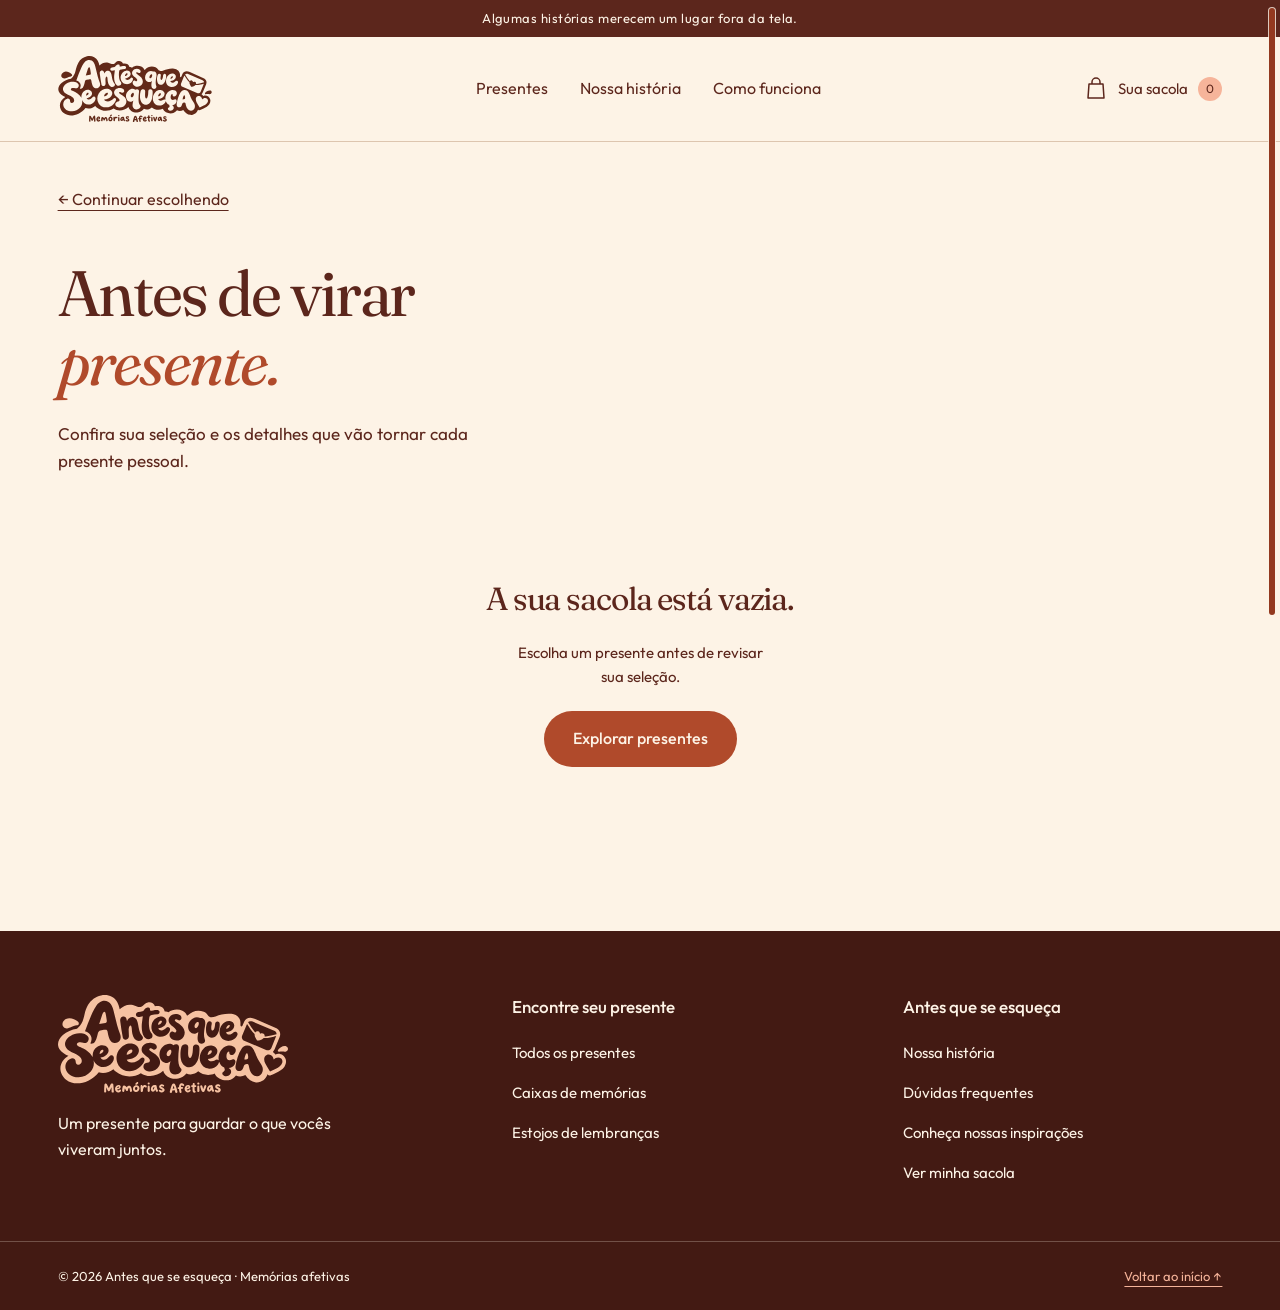
<file: checkout.html>
<!doctype html>
<html lang="pt-BR"><head><meta charset="utf-8"><meta name="viewport" content="width=device-width, initial-scale=1"><meta name="theme-color" content="#5c261c"><title>Escolha seu presente · Antes que se esqueça</title><meta name="description" content="Escolha caixas e estojos para presentear com cartas, fotografias e lembranças. Conheça a Antes que se esqueça."><link rel="icon" href="assets/brand/favicon-64.png"><link rel="preconnect" href="https://fonts.googleapis.com"><link rel="preconnect" href="https://fonts.gstatic.com" crossorigin><link href="https://fonts.googleapis.com/css2?family=Fraunces:ital,opsz,wght@0,9..144,400;1,9..144,400&family=Outfit:wght@400;500;600&display=swap" rel="stylesheet"><link rel="stylesheet" href="css/shop.css"><script src="js/shop-catalog.js" defer></script><script src="js/shop.js" defer></script><script src="js/page-scrollbar.js" defer></script></head>
<body><a class="skip" href="#principal">Pular para o conteúdo</a>
<div class="shop-announcement">Algumas histórias merecem um lugar fora da tela.</div>
<header class="shop-header"><div class="wrap shop-header__inner"><a class="shop-brand" href="loja.html" aria-label="Antes que se esqueça — início"><img src="assets/brand/logo-horizontal.svg" width="1673" height="716" alt="Antes que se esqueça — Memórias afetivas"></a><nav aria-label="Navegação principal"><a href="loja.html#presentes">Presentes</a><a href="loja.html#sobre">Nossa história</a><a href="loja.html#como-funciona">Como funciona</a></nav><button type="button" class="bag-button" data-open-cart aria-haspopup="dialog"><svg viewBox="0 0 24 24" aria-hidden="true"><path d="M5 7h14l1 14H4L5 7Zm3 0V5a4 4 0 0 1 8 0v2" fill="none" stroke="currentColor" stroke-width="1.5" stroke-linejoin="round"/></svg><span class="bag-label">Sua sacola</span><span class="bag-count" data-cart-count>0</span></button></div></header>
<main id="principal"><section class="wrap checkout-section"><a class="text-link" href="loja.html#presentes">← Continuar escolhendo</a><h1>Antes de virar<br><em>presente.</em></h1><p class="checkout-intro">Confira sua seleção e os detalhes que vão tornar cada presente pessoal.</p><div data-checkout></div></section></main>
<footer class="shop-footer"><div class="wrap footer-grid"><div><a href="loja.html"><img src="assets/brand/logo-horizontal.svg" width="1673" height="716" alt="Antes que se esqueça" class="footer-brand"></a><p>Um presente para guardar o que vocês viveram juntos.</p></div><nav aria-label="Navegação do rodapé"><h2>Encontre seu presente</h2><a href="loja.html#presentes">Todos os presentes</a><a href="loja.html?categoria=caixas#presentes">Caixas de memórias</a><a href="loja.html?categoria=estojos#presentes">Estojos de lembranças</a></nav><nav aria-label="Sobre a marca"><h2>Antes que se esqueça</h2><a href="loja.html#sobre">Nossa história</a><a href="loja.html#duvidas">Dúvidas frequentes</a><a href="index.html">Conheça nossas inspirações</a><button type="button" data-open-cart>Ver minha sacola</button></nav></div><div class="wrap footer-bottom"><span>© <span data-year>2026</span> Antes que se esqueça · Memórias afetivas</span><a href="#principal">Voltar ao início ↑</a></div></footer>
<dialog class="cart-dialog" data-cart aria-labelledby="cart-title"><div class="cart-panel"><div class="cart-heading"><div><span class="small-label">Escolhidos com carinho</span><h2 id="cart-title">Sua sacola</h2></div><button class="icon-button" type="button" data-close-cart aria-label="Fechar sacola">×</button></div><div data-cart-body></div></div></dialog>
<div class="page-scrollbar" data-page-scrollbar role="scrollbar" tabindex="0" aria-label="Rolagem da página" aria-orientation="vertical" aria-controls="principal" aria-valuemin="0" aria-valuemax="100" aria-valuenow="0"><span data-scroll-thumb></span></div>
<div class="toast" role="status" aria-live="polite" data-toast></div>
</body></html>
</file>
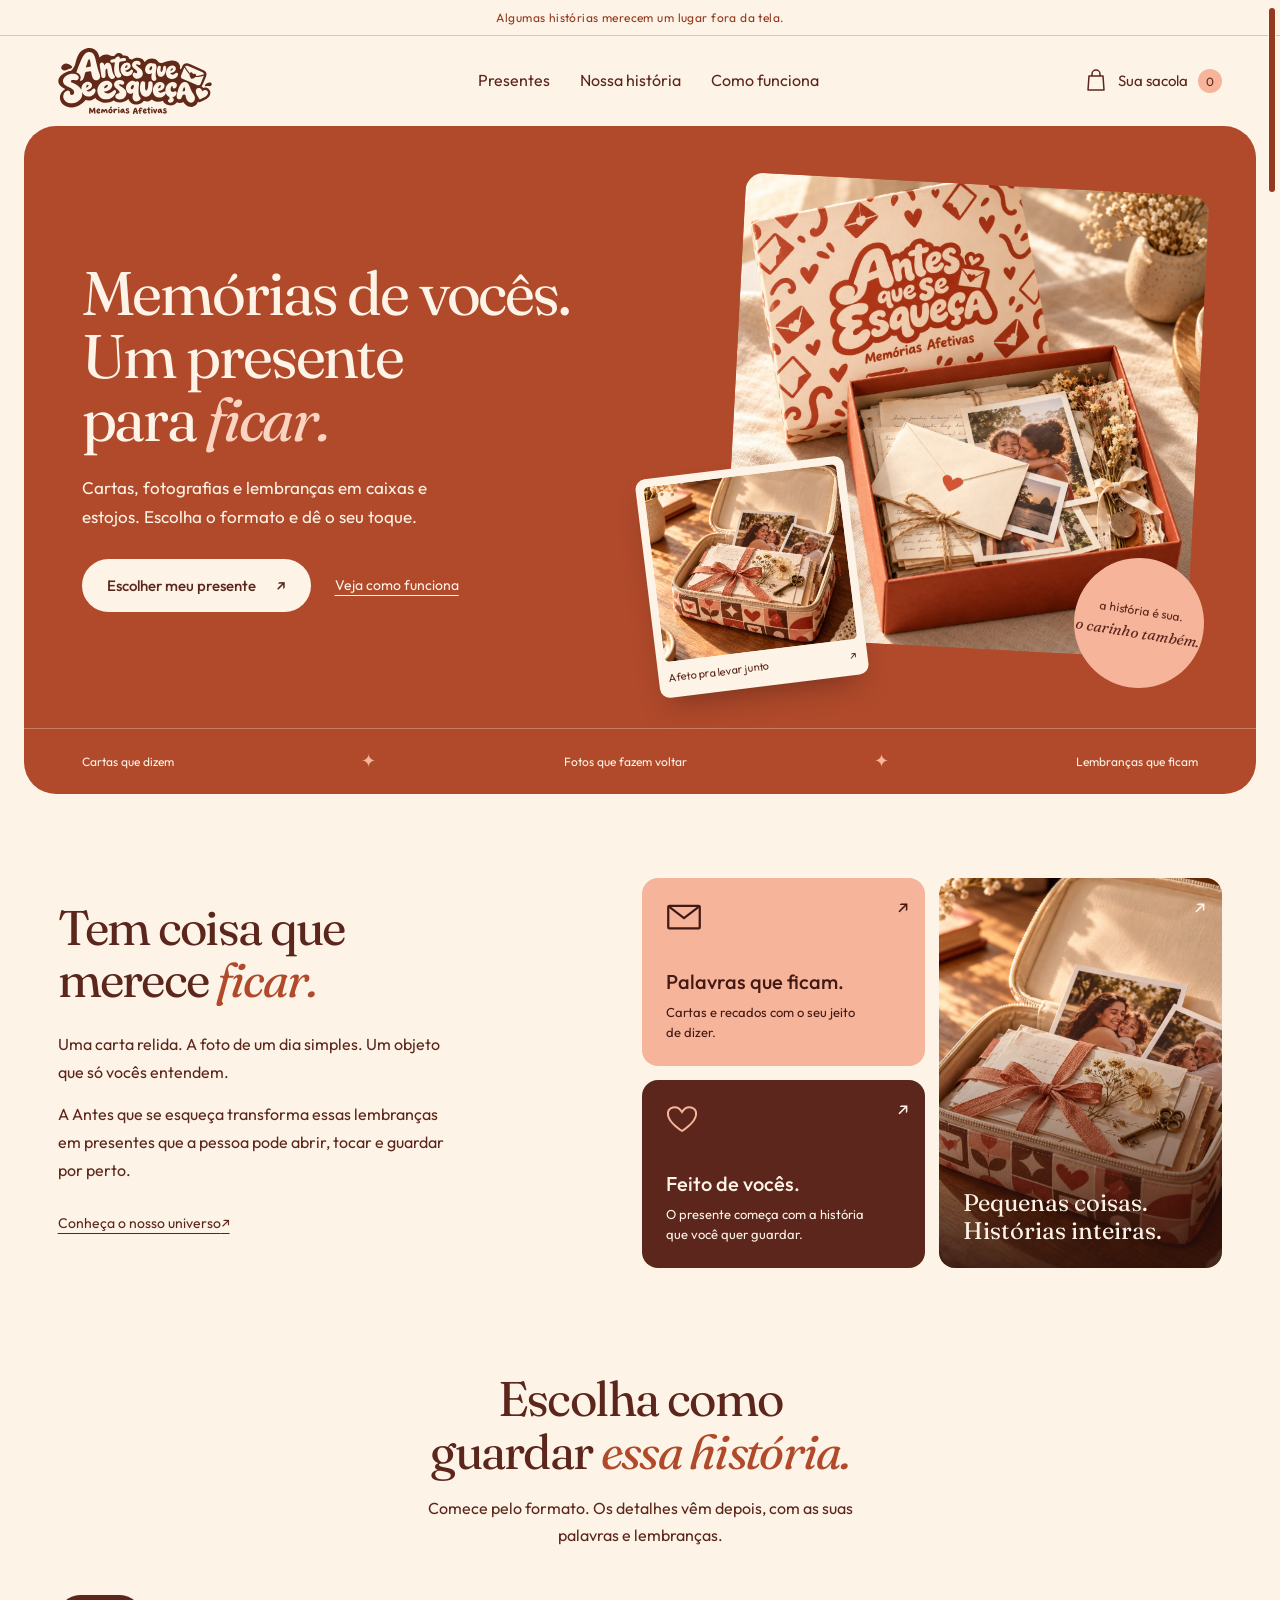
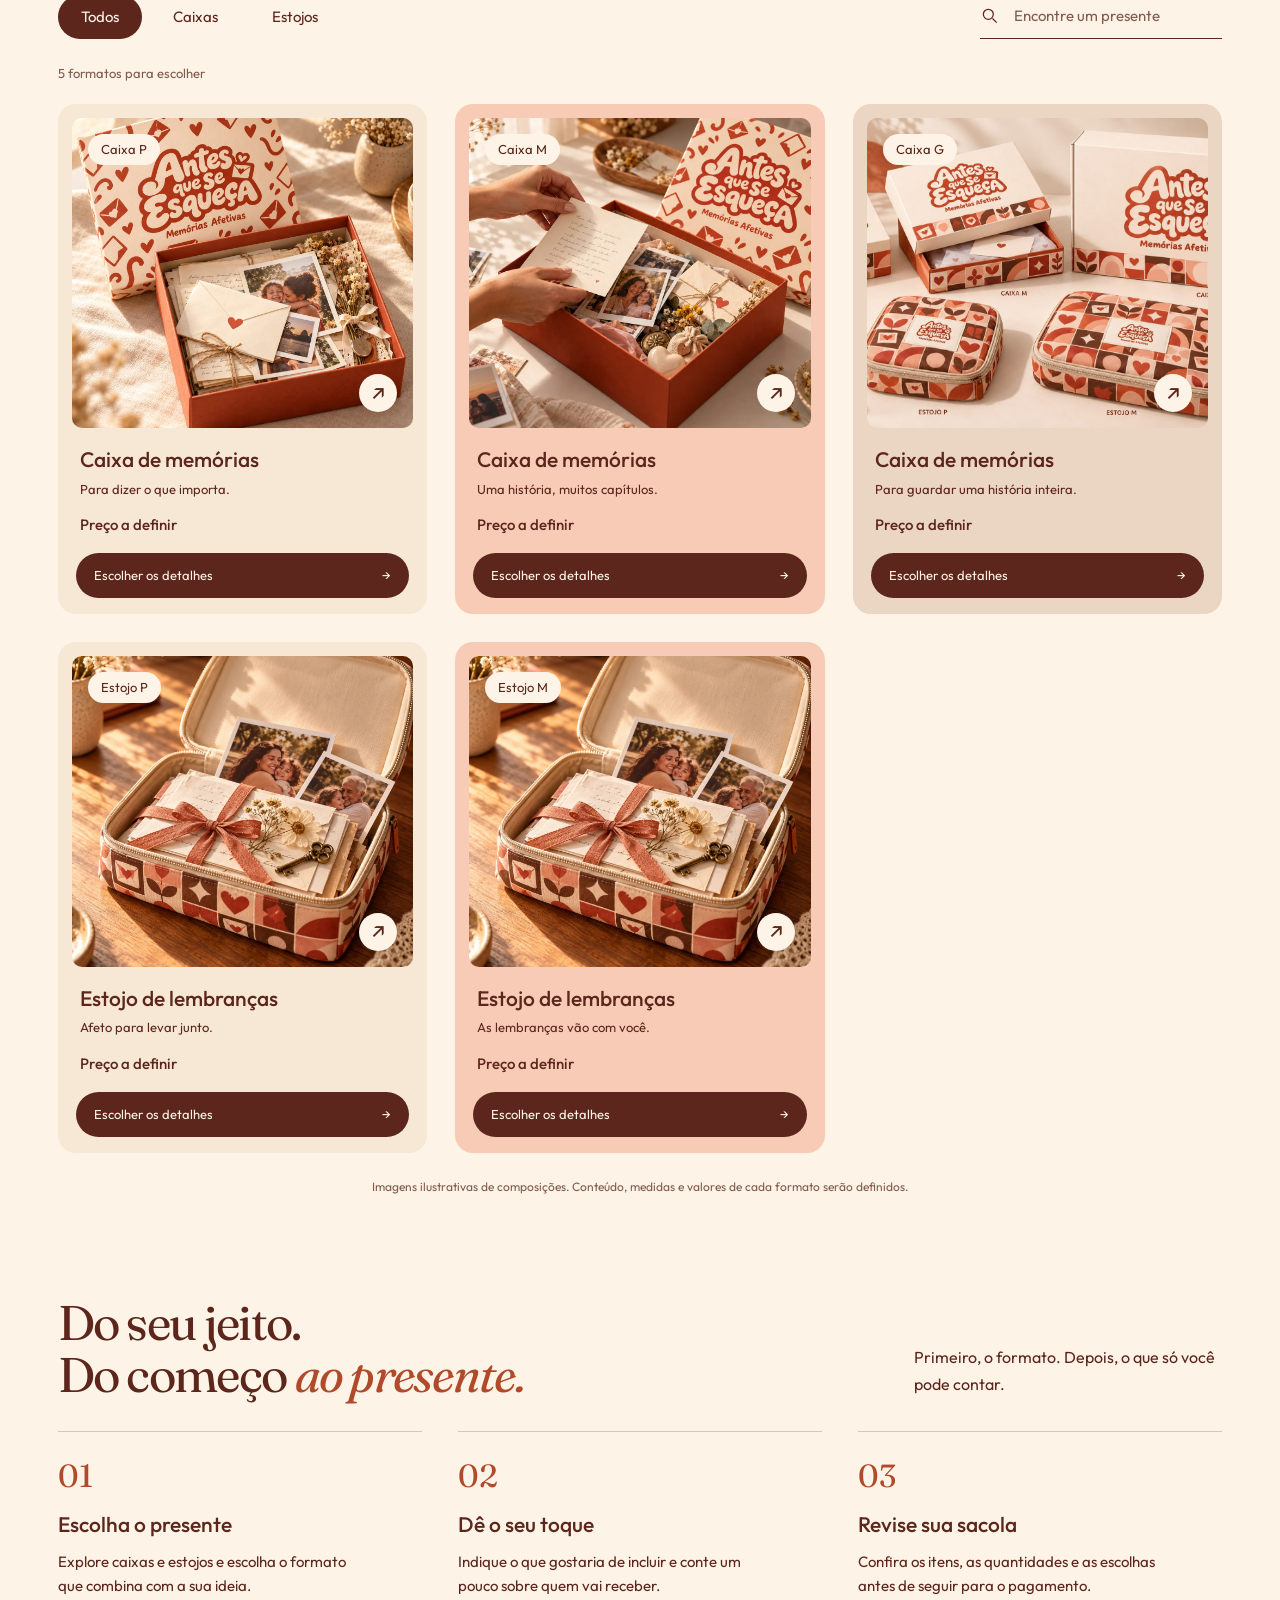
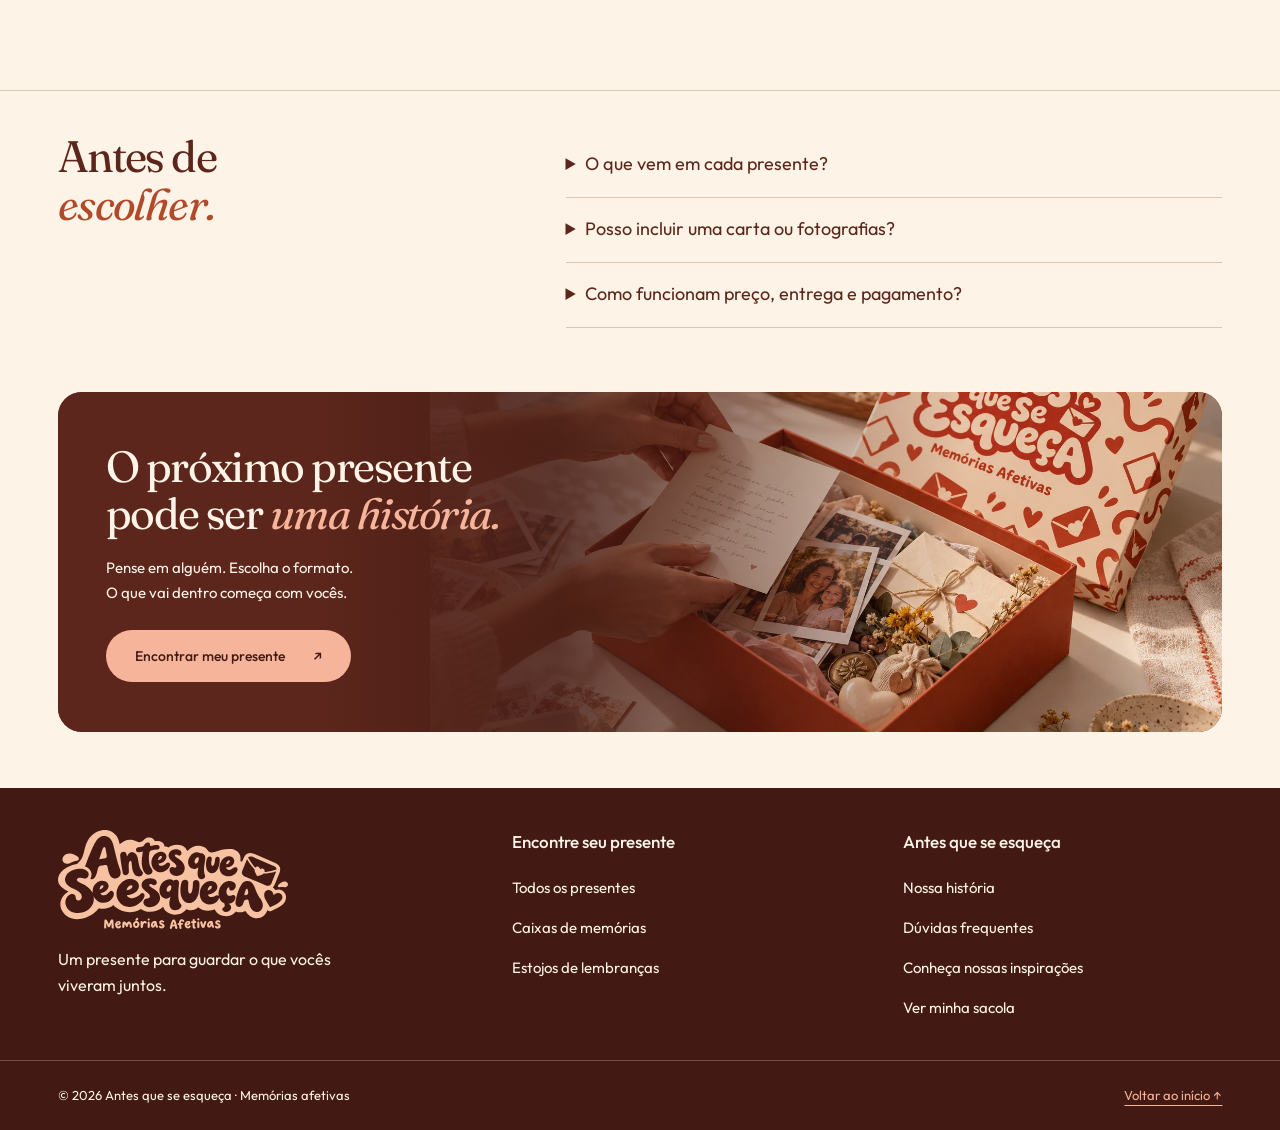
<file: loja.html>
<!doctype html>
<html lang="pt-BR"><head><meta charset="utf-8"><meta name="viewport" content="width=device-width, initial-scale=1"><meta name="theme-color" content="#5c261c"><title>Antes que se esqueça · Presentes com memórias</title><meta name="description" content="Escolha caixas e estojos para presentear com cartas, fotografias e lembranças. Conheça a Antes que se esqueça."><link rel="icon" href="assets/brand/favicon-64.png"><link rel="preconnect" href="https://fonts.googleapis.com"><link rel="preconnect" href="https://fonts.gstatic.com" crossorigin><link href="https://fonts.googleapis.com/css2?family=Fraunces:ital,opsz,wght@0,9..144,400;1,9..144,400&family=Outfit:wght@400;500;600&display=swap" rel="stylesheet"><link rel="stylesheet" href="css/shop.css"><script src="js/shop-catalog.js" defer></script><script src="js/shop.js" defer></script><script src="js/page-scrollbar.js" defer></script></head>
<body class="storefront"><a class="skip" href="#principal">Pular para o conteúdo</a>
<div class="shop-announcement">Algumas histórias merecem um lugar fora da tela.</div>
<header class="shop-header"><div class="wrap shop-header__inner"><a class="shop-brand" href="loja.html" aria-label="Antes que se esqueça — início"><img src="assets/brand/logo-horizontal.svg" width="1673" height="716" alt="Antes que se esqueça — Memórias afetivas"></a><nav aria-label="Navegação principal"><a href="loja.html#presentes">Presentes</a><a href="loja.html#sobre">Nossa história</a><a href="loja.html#como-funciona">Como funciona</a></nav><button type="button" class="bag-button" data-open-cart aria-haspopup="dialog"><svg viewBox="0 0 24 24" aria-hidden="true"><path d="M5 7h14l1 14H4L5 7Zm3 0V5a4 4 0 0 1 8 0v2" fill="none" stroke="currentColor" stroke-width="1.5" stroke-linejoin="round"/></svg><span class="bag-label">Sua sacola</span><span class="bag-count" data-cart-count>0</span></button></div></header>
<main id="principal"><section class="store-hero" aria-labelledby="store-title">
  <div class="wrap store-hero__grid">
    <div class="store-hero__copy">
      <h1 id="store-title">Memórias de vocês.<br>Um presente<br>para <em>ficar.</em></h1>
      <p>Cartas, fotografias e lembranças em caixas e estojos. Escolha o formato e dê o seu toque.</p>
      <div class="hero-actions"><a class="button" href="#presentes">Escolher meu presente <span aria-hidden="true">↗</span></a><a class="text-link" href="#como-funciona">Veja como funciona</a></div>
    </div>
    <div class="store-hero__visual">
      <img class="hero-main-product" src="assets/img/hero-cartas-fotos.webp" width="1254" height="1254" alt="Caixa aberta com cartas, fotografias e flores secas, ao lado da tampa da marca" fetchpriority="high">
      <a class="hero-mini-product" href="produto.html?id=estojo-p"><img src="assets/img/estojo-lembrancas.webp" width="1254" height="1254" alt="Estojo estampado com fotografias e cartas"><span>Afeto pra levar junto <span aria-hidden="true">↗</span></span></a>
      <span class="hero-seal">a história é sua.<br><em>o carinho também.</em></span>
    </div>
  </div>
  <div class="wrap hero-bottom"><span>Cartas que dizem</span><span aria-hidden="true">✦</span><span>Fotos que fazem voltar</span><span aria-hidden="true">✦</span><span>Lembranças que ficam</span></div>
</section>
<section class="brand-intro wrap" id="sobre" aria-labelledby="intro-title">
  <div class="brand-intro__copy"><h2 id="intro-title">Tem coisa que<br>merece <em>ficar.</em></h2><p>Uma carta relida. A foto de um dia simples. Um objeto que só vocês entendem.</p><p>A Antes que se esqueça transforma essas lembranças em presentes que a pessoa pode abrir, tocar e guardar por perto.</p><a class="text-link" href="index.html">Conheça o nosso universo <span aria-hidden="true">↗</span></a></div>
  <div class="memory-mosaic"><a class="memory-tile memory-tile--letter" href="loja.html?categoria=caixas#presentes"><span class="tile-symbol" aria-hidden="true"><svg viewBox="0 0 32 26" width="36" height="30"><rect x="2" y="3" width="28" height="20" rx="1" fill="none" stroke="currentColor" stroke-width="2"/><path d="m3 4 13 10L29 4" fill="none" stroke="currentColor" stroke-width="2" stroke-linejoin="round"/></svg></span><div><h3>Palavras que ficam.</h3><p>Cartas e recados com o seu jeito de dizer.</p></div><span class="tile-arrow" aria-hidden="true">↗</span></a><a class="memory-tile memory-tile--photo" href="loja.html?categoria=estojos#presentes"><img src="assets/img/estojo-lembrancas.webp" width="1254" height="1254" alt="Cartas e fotografias reunidas em um estojo" loading="lazy"><span>Pequenas coisas.<br>Histórias inteiras.</span><span class="tile-arrow" aria-hidden="true">↗</span></a><a class="memory-tile memory-tile--keepsake" href="#presentes"><span class="tile-heart" aria-hidden="true"><svg viewBox="0 0 32 30" width="32" height="30"><path d="M16 27S3 19 2 11C1 3 11 0 16 8c5-8 15-5 14 3-1 8-14 16-14 16Z" fill="none" stroke="currentColor" stroke-width="2"/></svg></span><div><h3>Feito de vocês.</h3><p>O presente começa com a história que você quer guardar.</p></div><span class="tile-arrow" aria-hidden="true">↗</span></a></div>
</section>
<section class="catalog-section wrap" id="presentes" aria-labelledby="catalog-title"><div class="section-heading"><div><h2 id="catalog-title">Escolha como<br>guardar <em>essa história.</em></h2></div><p>Comece pelo formato. Os detalhes vêm depois, com as suas palavras e lembranças.</p></div><div class="catalog-toolbar"><div class="category-tabs" role="group" aria-label="Filtrar presentes"><button class="is-selected" data-category="todos" aria-pressed="true">Todos</button><button data-category="caixas" aria-pressed="false">Caixas</button><button data-category="estojos" aria-pressed="false">Estojos</button></div><label class="catalog-search"><span class="sr-only">Buscar presente</span><svg viewBox="0 0 24 24" aria-hidden="true"><circle cx="10" cy="10" r="6"/><path d="m15 15 5 5"/></svg><input type="search" placeholder="Encontre um presente" data-search maxlength="100"></label></div><p class="catalog-count" data-results role="status"></p><div class="product-grid" data-products></div><noscript><p>Ative o JavaScript para explorar os formatos e montar sua sacola. <a href="index.html">Conheça nossos presentes.</a></p></noscript><p class="image-note">Imagens ilustrativas de composições. Conteúdo, medidas e valores de cada formato serão definidos.</p></section>
<section class="how-section wrap" id="como-funciona"><div class="section-heading"><h2>Do seu jeito.<br>Do começo <em>ao presente.</em></h2><p>Primeiro, o formato. Depois, o que só você pode contar.</p></div><ol class="how-grid"><li><span>01</span><h3>Escolha o presente</h3><p>Explore caixas e estojos e escolha o formato que combina com a sua ideia.</p></li><li><span>02</span><h3>Dê o seu toque</h3><p>Indique o que gostaria de incluir e conte um pouco sobre quem vai receber.</p></li><li><span>03</span><h3>Revise sua sacola</h3><p>Confira os itens, as quantidades e as escolhas antes de seguir para o pagamento.</p></li></ol></section>
<section class="shop-faq" id="duvidas"><div class="wrap faq-grid"><h2>Antes de<br><em>escolher.</em></h2><div><details><summary>O que vem em cada presente?</summary><p>As fotos mostram possibilidades de composição. Cada página permite indicar o que você gostaria de reunir. O conteúdo final de cada formato ainda está sendo definido.</p></details><details><summary>Posso incluir uma carta ou fotografias?</summary><p>Sim. Cartas, fotos e lembranças fazem parte da proposta. Indique sua ideia no campo de personalização do produto.</p></details><details><summary>Como funcionam preço, entrega e pagamento?</summary><p>Os preços estão a definir. Frete, prazos e condições de pagamento serão informados antes da compra. O pagamento ficará disponível quando essas informações e o provedor estiverem configurados.</p></details></div></div></section><section class="closing-gift wrap" aria-labelledby="closing-title"><div class="closing-gift__inner"><img src="assets/img/preparo-presente.webp" width="1536" height="1024" alt="Mãos preparando uma caixa de memórias com carta e fotografias" loading="lazy"><div class="closing-gift__copy"><h2 id="closing-title">O próximo presente<br>pode ser <em>uma história.</em></h2><p>Pense em alguém. Escolha o formato.<br>O que vai dentro começa com vocês.</p><a class="button" href="#presentes">Encontrar meu presente <span aria-hidden="true">↗</span></a></div></div></section>
</main>
<footer class="shop-footer"><div class="wrap footer-grid"><div><a href="loja.html"><img src="assets/brand/logo-horizontal.svg" width="1673" height="716" alt="Antes que se esqueça" class="footer-brand"></a><p>Um presente para guardar o que vocês viveram juntos.</p></div><nav aria-label="Navegação do rodapé"><h2>Encontre seu presente</h2><a href="loja.html#presentes">Todos os presentes</a><a href="loja.html?categoria=caixas#presentes">Caixas de memórias</a><a href="loja.html?categoria=estojos#presentes">Estojos de lembranças</a></nav><nav aria-label="Sobre a marca"><h2>Antes que se esqueça</h2><a href="loja.html#sobre">Nossa história</a><a href="loja.html#duvidas">Dúvidas frequentes</a><a href="index.html">Conheça nossas inspirações</a><button type="button" data-open-cart>Ver minha sacola</button></nav></div><div class="wrap footer-bottom"><span>© <span data-year>2026</span> Antes que se esqueça · Memórias afetivas</span><a href="#principal">Voltar ao início ↑</a></div></footer>
<dialog class="cart-dialog" data-cart aria-labelledby="cart-title"><div class="cart-panel"><div class="cart-heading"><div><span class="small-label">Escolhidos com carinho</span><h2 id="cart-title">Sua sacola</h2></div><button class="icon-button" type="button" data-close-cart aria-label="Fechar sacola">×</button></div><div data-cart-body></div></div></dialog>
<div class="page-scrollbar" data-page-scrollbar role="scrollbar" tabindex="0" aria-label="Rolagem da página" aria-orientation="vertical" aria-controls="principal" aria-valuemin="0" aria-valuemax="100" aria-valuenow="0"><span data-scroll-thumb></span></div>
<div class="toast" role="status" aria-live="polite" data-toast></div>
</body></html>
</file>
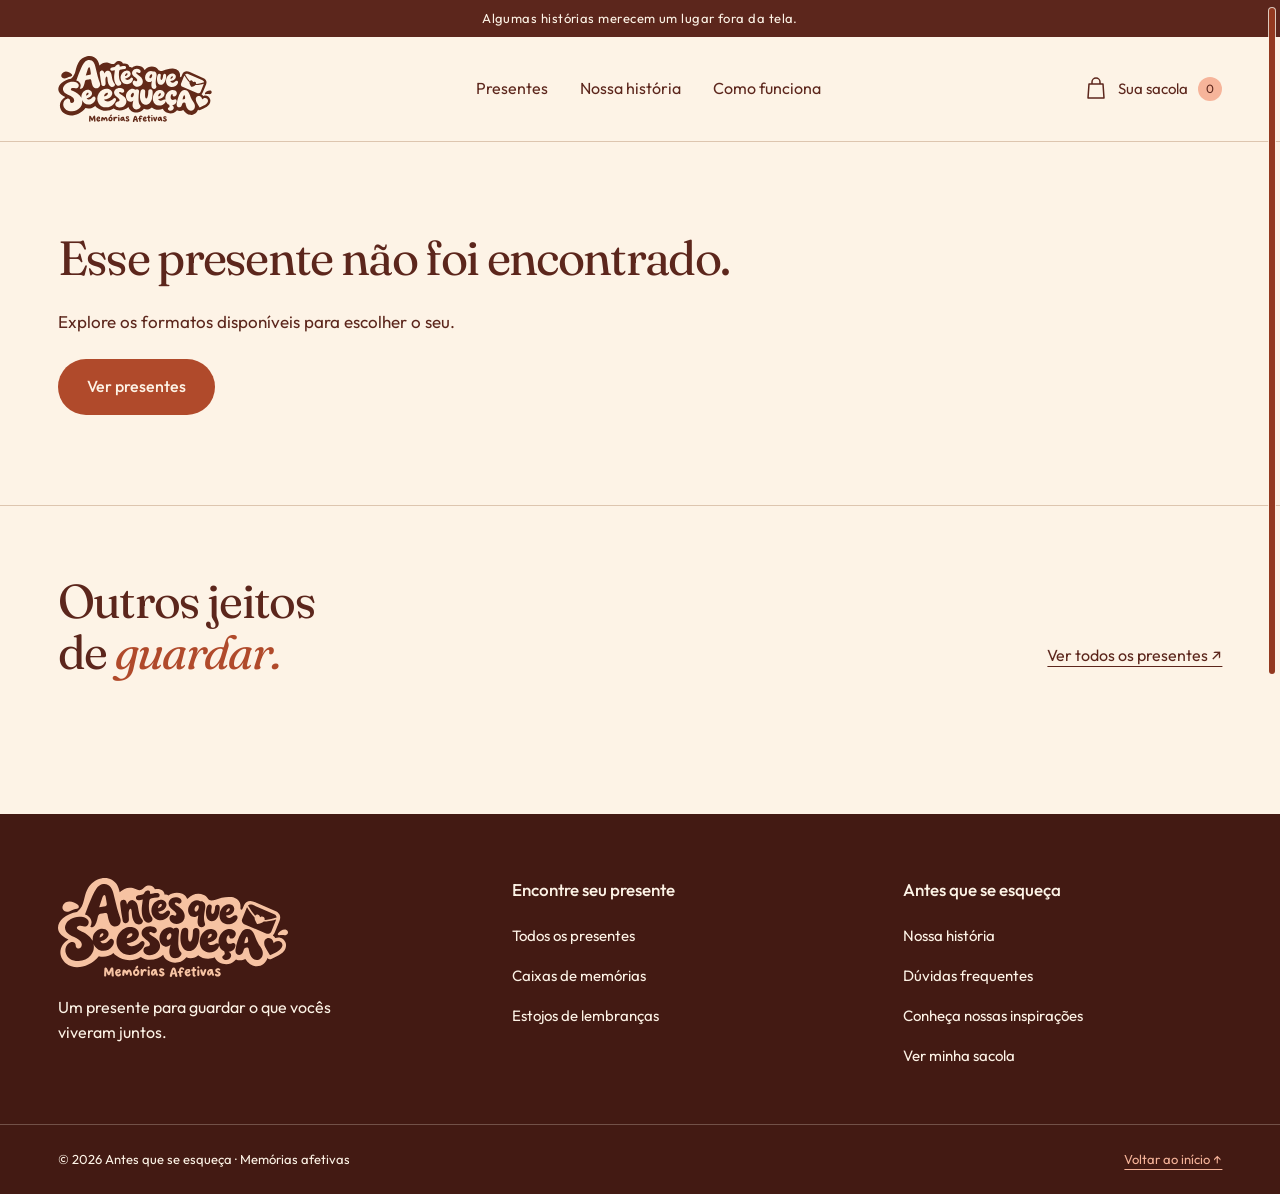
<file: produto.html>
<!doctype html>
<html lang="pt-BR"><head><meta charset="utf-8"><meta name="viewport" content="width=device-width, initial-scale=1"><meta name="theme-color" content="#5c261c"><title>Escolha seu presente · Antes que se esqueça</title><meta name="description" content="Escolha caixas e estojos para presentear com cartas, fotografias e lembranças. Conheça a Antes que se esqueça."><link rel="icon" href="assets/brand/favicon-64.png"><link rel="preconnect" href="https://fonts.googleapis.com"><link rel="preconnect" href="https://fonts.gstatic.com" crossorigin><link href="https://fonts.googleapis.com/css2?family=Fraunces:ital,opsz,wght@0,9..144,400;1,9..144,400&family=Outfit:wght@400;500;600&display=swap" rel="stylesheet"><link rel="stylesheet" href="css/shop.css"><script src="js/shop-catalog.js" defer></script><script src="js/shop.js" defer></script><script src="js/page-scrollbar.js" defer></script></head>
<body><a class="skip" href="#principal">Pular para o conteúdo</a>
<div class="shop-announcement">Algumas histórias merecem um lugar fora da tela.</div>
<header class="shop-header"><div class="wrap shop-header__inner"><a class="shop-brand" href="loja.html" aria-label="Antes que se esqueça — início"><img src="assets/brand/logo-horizontal.svg" width="1673" height="716" alt="Antes que se esqueça — Memórias afetivas"></a><nav aria-label="Navegação principal"><a href="loja.html#presentes">Presentes</a><a href="loja.html#sobre">Nossa história</a><a href="loja.html#como-funciona">Como funciona</a></nav><button type="button" class="bag-button" data-open-cart aria-haspopup="dialog"><svg viewBox="0 0 24 24" aria-hidden="true"><path d="M5 7h14l1 14H4L5 7Zm3 0V5a4 4 0 0 1 8 0v2" fill="none" stroke="currentColor" stroke-width="1.5" stroke-linejoin="round"/></svg><span class="bag-label">Sua sacola</span><span class="bag-count" data-cart-count>0</span></button></div></header>
<main id="principal"><div class="wrap" data-product-detail></div><section class="related-section wrap" aria-labelledby="related-title"><div class="section-heading"><h2 id="related-title">Outros jeitos<br>de <em>guardar.</em></h2><a class="text-link" href="loja.html#presentes">Ver todos os presentes ↗</a></div><div class="product-grid" data-related></div></section></main>
<footer class="shop-footer"><div class="wrap footer-grid"><div><a href="loja.html"><img src="assets/brand/logo-horizontal.svg" width="1673" height="716" alt="Antes que se esqueça" class="footer-brand"></a><p>Um presente para guardar o que vocês viveram juntos.</p></div><nav aria-label="Navegação do rodapé"><h2>Encontre seu presente</h2><a href="loja.html#presentes">Todos os presentes</a><a href="loja.html?categoria=caixas#presentes">Caixas de memórias</a><a href="loja.html?categoria=estojos#presentes">Estojos de lembranças</a></nav><nav aria-label="Sobre a marca"><h2>Antes que se esqueça</h2><a href="loja.html#sobre">Nossa história</a><a href="loja.html#duvidas">Dúvidas frequentes</a><a href="index.html">Conheça nossas inspirações</a><button type="button" data-open-cart>Ver minha sacola</button></nav></div><div class="wrap footer-bottom"><span>© <span data-year>2026</span> Antes que se esqueça · Memórias afetivas</span><a href="#principal">Voltar ao início ↑</a></div></footer>
<dialog class="cart-dialog" data-cart aria-labelledby="cart-title"><div class="cart-panel"><div class="cart-heading"><div><span class="small-label">Escolhidos com carinho</span><h2 id="cart-title">Sua sacola</h2></div><button class="icon-button" type="button" data-close-cart aria-label="Fechar sacola">×</button></div><div data-cart-body></div></div></dialog>
<div class="page-scrollbar" data-page-scrollbar role="scrollbar" tabindex="0" aria-label="Rolagem da página" aria-orientation="vertical" aria-controls="principal" aria-valuemin="0" aria-valuemax="100" aria-valuenow="0"><span data-scroll-thumb></span></div>
<div class="toast" role="status" aria-live="polite" data-toast></div>
</body></html>
</file>
<file: css/shop.css>
/* Antes que se esqueça — institutional storefront, existing brand language. */
:root{--cream:#fdf3e6;--paper:#f7e8d6;--terracotta:#b04a2b;--rust:#93391f;--peach:#f6b49a;--cocoa:#5c261c;--deep:#431a13;--line:#ddc5af;--sans:"Outfit",system-ui,sans-serif;--serif:"Fraunces",Georgia,serif;--ease:cubic-bezier(.23,1,.32,1);--gutter:clamp(20px,4.5vw,72px)}
*{box-sizing:border-box}body,h1,h2,h3,p,figure{margin:0}html{scroll-padding-top:110px;scrollbar-color:var(--rust) var(--cream)}body{font-family:var(--sans);background:var(--cream);color:var(--cocoa);font-size:17px;line-height:1.6;-webkit-font-smoothing:antialiased}a{color:inherit;text-underline-offset:5px}button,input,select,textarea{font:inherit;color:inherit}button,a,input,select,textarea{-webkit-tap-highlight-color:transparent}button{cursor:pointer}button:disabled{cursor:not-allowed}img{display:block;max-width:100%;height:auto}svg{display:block}button{border:0}h1,h2{font-family:var(--serif);font-weight:400;line-height:1.08;letter-spacing:-.035em;text-wrap:balance}h1 em,h2 em{font-weight:400;color:var(--terracotta)}h3{font-weight:500;line-height:1.3}p{text-wrap:pretty}::selection{background:var(--peach);color:var(--deep)}:focus-visible{outline:3px solid var(--rust);outline-offset:5px}button:disabled{opacity:.55}.wrap{width:min(100%,1440px);margin-inline:auto;padding-inline:var(--gutter)}.sr-only{position:absolute;width:1px;height:1px;overflow:hidden;clip-path:inset(50%);white-space:nowrap}.skip{position:fixed;top:-100px;left:20px;z-index:100;background:var(--cream);padding:12px 20px}.skip:focus{top:10px}.button{display:inline-flex;justify-content:center;align-items:center;gap:28px;background:var(--terracotta);color:var(--cream);padding:16px 28px;min-height:56px;border:1px solid transparent;border-radius:999px;font-weight:500;text-decoration:none;font-size:16px;line-height:1.3;transition:background 180ms ease,transform 160ms var(--ease)}.button:active{transform:scale(.98)}.button--outline{background:transparent;color:var(--cocoa);border-color:var(--cocoa)}.text-link{display:inline-flex;align-items:center;min-height:44px;font-size:16px}.shop-announcement{text-align:center;background:var(--cocoa);color:var(--cream);padding:8px 20px;font-size:13px;letter-spacing:.035em}.shop-header{position:sticky;top:0;z-index:30;background:var(--cream);border-bottom:1px solid var(--line)}.shop-header__inner{display:flex;align-items:center;justify-content:space-between;gap:24px;min-height:104px}.shop-brand{display:block;width:154px;flex:none}.shop-brand img{width:100%;height:66px;object-fit:contain}.shop-header nav{display:flex;align-items:center;gap:32px}.shop-header nav a{text-decoration:none;font-size:16px;padding-block:12px}.bag-button{display:flex;align-items:center;gap:10px;background:transparent;min-height:48px;padding:8px 0;font-size:15px}.bag-button svg{width:24px;height:24px}.bag-count{border-radius:50%;background:var(--peach);color:var(--cocoa);width:24px;height:24px;display:grid;place-items:center;font-size:12px}.store-hero{overflow:hidden;background:var(--cream)}.store-hero__grid{display:grid;grid-template-columns:1.08fr 1fr;gap:clamp(40px,7vw,100px);align-items:center;padding-block:58px 48px}.store-hero__copy h1{font-size:clamp(48px,4.6vw,72px);max-width:13ch}.store-hero__copy>p{font-size:19px;line-height:1.65;max-width:36ch;margin-block:26px 30px}.store-hero__copy .text-link{display:block;margin-top:14px;width:fit-content}.store-hero__visual{position:relative;padding:8px 12px 18px}.store-hero__visual>img{width:100%;aspect-ratio:1;object-fit:cover;border-radius:48% 48% 22px 22px}.photo-caption{position:absolute;bottom:0;left:-20px;transform:rotate(-4deg);background:var(--peach);color:var(--cocoa);padding:12px 24px;font-size:17px;border-radius:4px;font-family:var(--serif);font-style:italic}.hero-bottom{display:flex;justify-content:space-between;gap:20px;align-items:center;border-top:1px solid var(--line);padding-block:23px;font-size:14px}.hero-bottom>span[aria-hidden]{color:var(--terracotta);font-size:20px}.catalog-section{padding-block:100px 92px}.section-heading{display:flex;justify-content:space-between;align-items:flex-end;gap:40px;margin-bottom:36px}.section-heading h2{font-size:clamp(36px,3.7vw,56px)}.section-heading>p{max-width:31ch;font-size:17px;line-height:1.65;padding-bottom:4px}.catalog-toolbar{display:flex;justify-content:space-between;align-items:center;gap:24px;padding-block:20px;border-block:1px solid var(--line)}.category-tabs{display:flex;gap:8px}.category-tabs button{padding:10px 23px;min-height:44px;border-radius:999px;background:transparent;font-size:15px}.category-tabs .is-selected{background:var(--cocoa);color:var(--cream)}.catalog-search{display:flex;align-items:center;gap:12px;border-bottom:1px solid var(--cocoa);padding-block:8px}.catalog-search svg{width:20px;height:20px;stroke:currentColor;fill:none;stroke-width:1.5}.catalog-search input{width:210px;background:transparent;border:0;min-height:28px;min-width:0;font-size:15px}.catalog-search input::placeholder{color:#825b4f;opacity:1}.catalog-count{font-size:13px;margin-block:20px;color:#825b4f}.product-grid{display:grid;grid-template-columns:repeat(3,minmax(0,1fr));gap:46px 28px}.product-card{min-width:0}.product-card__image{position:relative;display:block;overflow:hidden;border-radius:14px;background:var(--paper)}.product-card__image>img{width:100%;aspect-ratio:1;object-fit:cover;transition:transform 400ms var(--ease)}.product-size{position:absolute;top:16px;left:16px;padding:5px 13px;border-radius:999px;background:var(--cream);font-size:13px}.product-card__arrow{position:absolute;right:16px;bottom:16px;width:38px;height:38px;border-radius:50%;background:var(--cream);display:grid;place-items:center;font-size:22px}.product-card__info{display:flex;justify-content:space-between;gap:16px;padding-top:20px;align-items:flex-start}.product-card h3{font-size:19px}.product-card h3 a{text-decoration:none}.product-card__info p{font-size:14px;margin-top:5px;color:#825b4f}.product-card__info strong{font-size:14px;font-weight:500;white-space:nowrap;padding-top:2px}.product-card__link{display:flex;justify-content:space-between;gap:12px;text-decoration:none;padding-block:14px 8px;margin-top:9px;font-size:14px;border-top:1px solid var(--line)}.image-note{font-size:12px;line-height:1.6;color:#825b4f;margin-top:28px}.brand-story{background:var(--cocoa);color:var(--cream);padding-block:80px}.brand-story__grid{display:grid;grid-template-columns:1.12fr 1fr;gap:80px;align-items:center}.story-image img{aspect-ratio:1.12;object-fit:cover;width:100%;border-radius:12px}.story-copy{padding-right:24px}.brand-signature{display:block;font-family:var(--serif);font-style:italic;font-size:20px;color:var(--peach);margin-bottom:24px}.story-copy h2{font-size:clamp(42px,4.3vw,64px);margin-bottom:28px}.story-copy h2 em{color:var(--peach)}.story-copy p{margin-bottom:20px;max-width:37ch;line-height:1.75}.story-copy .text-link{color:var(--peach);margin-top:8px}.how-section{padding-block:100px}.how-grid{display:grid;grid-template-columns:repeat(3,minmax(0,1fr));gap:50px;margin:48px 0 0;padding:0;list-style:none}.how-grid li{border-top:1px solid var(--line);padding-top:22px}.how-grid li>span{display:block;font-family:var(--serif);font-size:32px;color:var(--terracotta);margin-bottom:18px}.how-grid h3{font-size:21px;margin-bottom:12px}.how-grid p{font-size:16px;max-width:30ch}.shop-faq{background:var(--paper);padding-block:76px}.faq-grid{display:grid;grid-template-columns:.8fr 1.2fr;gap:80px}.faq-grid h2{font-size:clamp(40px,4vw,60px)}.shop-faq details{border-bottom:1px solid var(--line)}.shop-faq summary{cursor:pointer;min-height:64px;padding:18px 28px 18px 0;font-size:18px;line-height:1.4}.shop-faq details p{font-size:16px;line-height:1.7;padding-bottom:22px}.shop-footer{background:var(--deep);color:var(--cream);padding-block:64px 24px}.footer-grid{display:grid;grid-template-columns:1.2fr 1fr 1fr;gap:72px;padding-bottom:48px}.footer-brand{width:230px;filter:brightness(0) saturate(100%) invert(85%) sepia(23%) saturate(847%) hue-rotate(317deg) brightness(101%) contrast(93%)}.footer-grid>div>p{max-width:27ch;font-size:16px;margin-top:18px}.footer-grid h2{font-family:var(--sans);font-weight:500;letter-spacing:0;font-size:17px;margin-bottom:14px;line-height:1.4}.footer-grid nav a,.footer-grid nav button{display:flex;min-height:40px;align-items:center;width:fit-content;text-decoration:none;background:transparent;color:var(--cream);font-size:15px;padding:0}.footer-bottom{border-top:1px solid rgba(253,243,230,.25);padding-top:24px;display:flex;justify-content:space-between;gap:24px;font-size:13px}.footer-bottom a{color:var(--peach)}.breadcrumb{display:flex;gap:12px;align-items:center;flex-wrap:wrap;font-size:14px;padding-block:26px}.breadcrumb a{text-decoration:none}.product-detail{display:grid;grid-template-columns:1.1fr 1fr;gap:72px;align-items:start;padding-block:8px 64px}.product-detail__visual{position:sticky;top:130px}.product-detail__visual>img{width:100%;aspect-ratio:1;object-fit:cover;border-radius:14px}.product-detail__visual .image-note{margin-top:12px}.small-label{font-size:14px;color:var(--rust);display:block;margin-bottom:12px}.product-detail h1{font-size:clamp(38px,4vw,58px)}.product-price{font-size:24px;font-weight:500;margin-block:20px}.product-description{font-size:16px;margin-bottom:24px;max-width:43ch}.field-label{display:block;font-weight:500;font-size:15px;margin-block:18px 8px}.field-label>span{font-weight:400;font-size:13px;color:#825b4f}.variant-options{display:flex;gap:10px}.variant-options a{display:grid;place-items:center;width:48px;height:44px;border:1px solid var(--line);text-decoration:none;border-radius:7px;font-size:15px}.variant-options .is-selected{background:var(--cocoa);border-color:var(--cocoa);color:var(--cream)}select,textarea{width:100%;border:1px solid #bda28d;border-radius:8px;background:transparent;padding:12px;font-size:15px;max-width:100%}textarea{resize:vertical}select{min-height:48px}.field-hint{font-size:12px;color:#825b4f;margin-top:8px}.add-row{display:flex;gap:12px;margin-top:24px}.add-row .button{flex:1}.quantity-field input{border:1px solid #bda28d;border-radius:8px;height:56px;width:72px;text-align:center;background:transparent}.product-availability{font-size:13px;margin-block:16px 26px;color:#825b4f}.product-faq{border-top:1px solid var(--line);font-size:14px}.product-faq summary{padding-block:16px;cursor:pointer;font-size:15px}.product-faq p{padding-bottom:18px}.related-section{padding-block:70px 100px;border-top:1px solid var(--line)}.not-found{padding-block:90px;max-width:700px}.not-found h1{font-size:48px}.not-found p{margin-block:24px}.catalog-empty{grid-column:1/-1;text-align:center;padding:64px 24px}.catalog-empty p{margin-block:14px 24px}.cart-dialog{position:fixed;inset:0 0 0 auto;margin:0;width:min(100%,520px);max-width:100%;height:100dvh;max-height:100dvh;border:0;background:var(--cream);color:var(--cocoa);padding:0;overscroll-behavior:contain}.cart-dialog::backdrop{background:rgba(32,13,8,.45)}body:has(dialog[open]){overflow:hidden}.cart-panel{padding:28px;min-height:100%}.cart-heading{display:flex;align-items:center;justify-content:space-between;gap:20px;border-bottom:1px solid var(--line);padding-bottom:24px}.cart-heading .small-label{margin-bottom:6px}.cart-heading h2{font-size:38px}.icon-button{width:44px;height:44px;background:transparent;font-size:30px;border:1px solid var(--line);border-radius:50%;flex:none}.cart-line{display:grid;grid-template-columns:90px minmax(0,1fr);gap:18px;padding-block:24px;border-bottom:1px solid var(--line)}.cart-line img{width:90px;height:110px;object-fit:cover;border-radius:8px}.cart-line__name{font-weight:500;text-decoration:none;font-size:16px}.cart-line p{font-size:13px;margin-top:5px}.cart-note{color:#825b4f;overflow-wrap:anywhere;white-space:pre-wrap}.cart-line strong{font-size:14px;display:block;margin-top:10px;font-weight:500}.cart-line__actions{display:flex;justify-content:space-between;gap:12px;align-items:center;margin-top:14px}.stepper{display:flex;align-items:center;border:1px solid var(--line);border-radius:6px}.stepper button{width:36px;min-height:36px;background:transparent;font-size:18px}.stepper span{min-width:24px;text-align:center;font-size:14px}.remove-item{background:transparent;text-decoration:underline;font-size:13px;min-height:40px;padding:0}.order-summary{padding-block:24px}.order-summary>div{display:flex;justify-content:space-between;gap:20px;margin-bottom:10px;font-size:15px}.order-summary p{font-size:12px;color:#825b4f;margin-top:14px}.cart-review{width:100%}.continue-shopping{display:block;margin:12px auto 0;min-height:44px;font-size:15px;background:transparent;text-decoration:underline}.empty-cart{text-align:center;padding:64px 12px}.empty-cart>span{font-family:var(--serif);font-size:64px;color:var(--terracotta)}.empty-cart h3,.empty-cart h2{font-family:var(--serif);font-size:32px;line-height:1.2}.empty-cart p{font-size:15px;margin:22px auto;max-width:32ch}.toast{position:fixed;left:50%;bottom:24px;transform:translate(-50%,20px);opacity:0;pointer-events:none;z-index:100;background:var(--cocoa);color:var(--cream);padding:14px 24px;border-radius:9px;max-width:calc(100% - 32px);width:max-content;font-size:14px;transition:opacity 160ms ease,transform 180ms var(--ease)}.toast.is-visible{opacity:1;transform:translate(-50%,0)}.checkout-section{padding-block:36px 100px}.checkout-section h1{font-size:clamp(44px,5vw,70px);margin-top:36px}.checkout-intro{margin-block:24px 42px;max-width:46ch}.checkout-grid{display:grid;grid-template-columns:1.2fr 1fr;gap:80px}.checkout-grid h2{font-family:var(--sans);font-size:21px;letter-spacing:0;line-height:1.4;font-weight:500}.checkout-summary{align-self:start;background:var(--paper);border-radius:12px;padding:30px}.payment-pending{border-block:1px solid var(--line);padding-block:22px;margin-bottom:24px}.payment-pending h3{font-size:17px;margin-bottom:10px}.payment-pending p{font-size:14px;line-height:1.7}.checkout-summary .button{width:100%}.checkout-summary>.text-link{margin-top:14px;font-size:14px}
@media(hover:hover) and (pointer:fine){.button:hover:not(:disabled){background:var(--cocoa)}.button--outline:hover{color:var(--cream)}.product-card__image:hover>img{transform:scale(1.035)}.shop-header nav a:hover,.footer-grid nav a:hover{color:var(--terracotta)}.footer-grid nav a:hover{color:var(--peach)}}
@media(min-width:960px){.store-hero__visual{animation:arrive 650ms var(--ease) both}@keyframes arrive{from{opacity:.5;transform:translateY(16px)}to{opacity:1;transform:none}}}
@media(max-width:1100px){.shop-header nav{gap:20px}.shop-header__inner{gap:20px}.store-hero__copy h1{font-size:clamp(44px,5vw,58px)}.store-hero__grid{gap:40px}.product-grid{gap:40px 24px}.product-card__info{display:block}.product-card__info strong{display:block;margin-top:12px}.brand-story__grid{gap:48px}.product-detail{gap:40px}.footer-grid{gap:40px}.checkout-grid{gap:40px}}
@media(max-width:760px){.shop-announcement{font-size:11px}.shop-header__inner{min-height:82px;flex-wrap:wrap;gap:0 20px;padding-block:12px}.shop-brand{width:122px}.shop-brand img{height:52px}.shop-header nav{order:3;width:100%;justify-content:center;gap:28px;border-top:1px solid var(--line);margin-top:10px;padding-top:4px}.shop-header nav a{font-size:13px;min-height:42px;padding:10px 0}.bag-button{font-size:13px}.bag-button svg{width:21px}.store-hero__grid{grid-template-columns:1fr;gap:38px;padding-block:42px 26px}.store-hero__copy{max-width:560px}.store-hero__copy h1{font-size:clamp(44px,7.5vw,58px);max-width:15ch}.store-hero__copy>p{font-size:17px;margin-block:22px 26px;max-width:40ch}.store-hero__visual{width:min(100%,520px);justify-self:center;padding-inline:20px}.store-hero__visual>img{aspect-ratio:1.05}.photo-caption{font-size:16px;left:0}.hero-bottom{gap:14px;font-size:11px;padding-block:18px}.hero-bottom>span[aria-hidden]{font-size:14px}.catalog-section{padding-block:64px}.section-heading{align-items:start;flex-direction:column;gap:20px;margin-bottom:28px}.section-heading h2{font-size:42px}.section-heading>p{font-size:16px;max-width:40ch}.catalog-toolbar{flex-wrap:wrap;gap:16px}.catalog-search{width:100%}.catalog-search input{width:100%;font-size:16px}.category-tabs{width:100%}.category-tabs button{flex:1;padding:10px 16px}.product-grid{grid-template-columns:repeat(2,minmax(0,1fr));gap:32px 16px}.product-card h3{font-size:17px}.product-card__info{padding-top:14px}.product-card__info p{font-size:13px}.product-card__info strong{font-size:13px}.product-size{top:10px;left:10px;font-size:11px;padding:4px 10px}.product-card__arrow{right:10px;bottom:10px;width:30px;height:30px;font-size:18px}.product-card__link{font-size:12px}.brand-story{padding-block:48px}.brand-story__grid{grid-template-columns:1fr;gap:40px}.story-copy{padding-right:0}.story-copy h2{font-size:48px}.story-copy p{font-size:16px}.how-section{padding-block:64px}.how-grid{grid-template-columns:1fr;gap:30px;margin-top:32px}.how-grid li{display:grid;grid-template-columns:44px 1fr;gap:8px 18px;padding-top:22px}.how-grid li>span{grid-row:span 2;font-size:28px;margin:0;line-height:1.3}.how-grid h3{font-size:19px;margin:0}.how-grid p{grid-column:2;max-width:40ch;font-size:15px}.shop-faq{padding-block:56px}.faq-grid{grid-template-columns:1fr;gap:30px}.faq-grid h2{font-size:44px}.shop-faq summary{font-size:16px}.footer-grid{grid-template-columns:1fr 1fr;gap:36px 24px;padding-bottom:36px}.footer-grid>div{grid-column:1/-1}.footer-brand{width:210px}.footer-grid nav a{font-size:14px}.footer-grid h2{font-size:16px}.footer-bottom{flex-direction:column;font-size:12px;gap:12px}.product-detail{grid-template-columns:1fr;gap:28px;padding-bottom:48px}.product-detail__visual{position:static}.product-detail__copy h1{font-size:42px}.product-detail__visual>img{max-height:600px;object-fit:cover}.breadcrumb{font-size:13px;padding-block:20px}.related-section{padding-block:48px 64px}.checkout-grid{grid-template-columns:1fr;gap:36px}.checkout-summary{padding:24px}.checkout-section h1{font-size:48px}.cart-panel{padding:22px}.cart-heading h2{font-size:34px}}
@media(max-width:390px){.bag-label{display:none}.store-hero__copy h1{font-size:42px}.product-grid{gap:28px 12px}.product-card h3{font-size:16px}.product-card__info p{line-height:1.5}.product-card__link{font-size:11px;gap:4px}.hero-bottom{font-size:10px;gap:9px}.footer-grid{grid-template-columns:1fr}.footer-grid>div{grid-column:auto}.cart-line{grid-template-columns:70px minmax(0,1fr);gap:14px}.cart-line img{width:70px;height:90px}.cart-line__actions{gap:8px}.add-row .button{padding-inline:16px;gap:12px;font-size:14px}}
@media(prefers-reduced-motion:reduce){*,*::before,*::after{animation:none!important;scroll-behavior:auto!important;transition-property:opacity,background-color,color!important}.button:active,.product-card__image:hover>img{transform:none}}

.shop-brand img { filter:brightness(0) saturate(100%) invert(19%) sepia(30%) saturate(1472%) hue-rotate(330deg) brightness(94%) contrast(96%); }
/* Match the landing's overlay scroll control without reserving a gutter. */
html.has-overlay-scrollbar{scrollbar-width:none}html.has-overlay-scrollbar::-webkit-scrollbar{display:none;width:0;height:0}
.page-scrollbar{display:none;position:fixed;top:8px;right:2px;bottom:8px;width:14px;z-index:150;opacity:0;pointer-events:none;touch-action:none;transition:opacity 160ms ease}
.has-overlay-scrollbar .page-scrollbar{display:block}.page-scrollbar.is-visible,.page-scrollbar:focus-visible{opacity:1;pointer-events:auto}
.page-scrollbar span{position:absolute;top:0;right:3px;width:6px;min-height:40px;border-radius:99px;background:var(--rust);box-shadow:0 0 0 1px rgba(253,243,230,.8)}

/* Storefront composition adapted from the supplied editorial commerce references. */
.storefront .shop-announcement{background:var(--cream);color:var(--rust);font-size:12px;border-bottom:1px solid var(--line)}
.storefront .shop-header{border-bottom:0}
.storefront .shop-header__inner{min-height:90px}
.storefront .shop-header nav{gap:30px}
.storefront .store-hero{position:relative;margin:0 24px;background:var(--terracotta);color:var(--cream);border-radius:32px;overflow:hidden}
.storefront .store-hero__grid{grid-template-columns:1fr 1.05fr;gap:40px;padding-block:48px 28px;min-height:570px}
.storefront .store-hero__copy{padding-block:18px;position:relative;z-index:2}
.storefront .store-hero h1{font-size:clamp(44px,4.8vw,70px);line-height:1.02;max-width:14ch}
.storefront .store-hero h1 em{color:var(--peach-soft,#fad3c1)}
.storefront .store-hero__copy>p{max-width:33ch;font-size:17px;margin-block:24px 28px;line-height:1.65}
.storefront .hero-actions{display:flex;gap:14px 24px;align-items:center;flex-wrap:wrap}
.storefront .hero-actions .button{background:var(--cream);color:var(--cocoa);font-size:15px;min-height:52px;padding-inline:24px;gap:20px}
.storefront .hero-actions .text-link{color:var(--cream);font-size:14px;margin:0;display:inline-flex}
.storefront .store-hero__visual{position:relative;padding:10px 0 52px 18px;max-width:570px;width:100%;justify-self:end}
.storefront .hero-main-product{width:87%;margin-left:auto;aspect-ratio:1;object-fit:cover;border-radius:18px;transform:rotate(3deg)}
.storefront .hero-mini-product{position:absolute;width:38%;left:0;bottom:14px;background:var(--cream);color:var(--cocoa);border-radius:10px;transform:rotate(-7deg);text-decoration:none;box-shadow:0 16px 28px -12px rgba(67,26,19,.5);padding:8px}
.storefront .hero-mini-product img{width:100%;aspect-ratio:1.1;object-fit:cover;border-radius:5px}
.storefront .hero-mini-product>span{display:flex;justify-content:space-between;align-items:center;gap:8px;padding:8px 2px 2px;font-size:11px}
.storefront .hero-seal{position:absolute;right:-6px;bottom:12px;width:130px;height:130px;display:flex;flex-direction:column;justify-content:center;align-items:center;border-radius:50%;background:var(--peach);color:var(--cocoa);text-align:center;font-size:12px;line-height:1.55;transform:rotate(9deg)}
.storefront .hero-seal em{font-family:var(--serif);font-size:15px;font-weight:400}
.storefront .hero-bottom{border-color:rgba(253,243,230,.3);padding-block:18px;font-size:12px;color:var(--cream)}
.storefront .hero-bottom>span[aria-hidden]{color:var(--peach);font-size:18px}
.brand-intro{display:grid;grid-template-columns:.9fr 1.1fr;gap:80px;align-items:center;padding-block:84px 64px}
.brand-intro h2{font-size:clamp(36px,3.8vw,54px);margin-bottom:24px}
.brand-intro__copy>p{max-width:36ch;font-size:16px;line-height:1.75;margin-bottom:14px}
.brand-intro__copy .text-link{font-size:14px;margin-top:4px}
.memory-mosaic{display:grid;grid-template-columns:1fr 1fr;gap:14px;max-width:580px;width:100%;justify-self:end}
.memory-tile{position:relative;display:flex;flex-direction:column;justify-content:space-between;padding:24px;min-height:180px;border-radius:16px;text-decoration:none;overflow:hidden}
.memory-tile h3{font-size:20px;margin-bottom:7px;max-width:14ch;font-weight:500}
.memory-tile p{font-size:13px;line-height:1.55;max-width:23ch}
.memory-tile--letter{background:var(--peach);color:var(--deep)}
.tile-symbol{font-family:var(--serif);font-size:38px;line-height:1;margin-bottom:20px}
.memory-tile--photo{grid-column:2;grid-row:span 2;padding:0;min-height:390px;color:var(--cream);justify-content:flex-end}
.memory-tile--photo img{position:absolute;inset:0;width:100%;height:100%;object-fit:cover}
.memory-tile--photo::after{content:"";position:absolute;inset:0;background:linear-gradient(transparent 35%,rgba(43,16,10,.88))}
.memory-tile--photo>span:not(.tile-arrow){position:relative;z-index:1;padding:24px;font-family:var(--serif);font-size:24px;line-height:1.15}
.memory-tile--keepsake{background:var(--cocoa);color:var(--cream)}
.tile-heart{font-size:32px;line-height:1;margin-bottom:18px;color:var(--peach)}
.tile-arrow{position:absolute;top:16px;right:16px;font-size:18px;z-index:2}
.storefront .catalog-section{padding-block:40px 72px}
.storefront .section-heading{justify-content:center;align-items:center;text-align:center;flex-direction:column;gap:18px;margin-bottom:30px}
.storefront .section-heading>p{max-width:44ch;font-size:16px}
.storefront .section-heading h2{font-size:clamp(36px,3.8vw,54px)}
.storefront .catalog-toolbar{border:0;gap:24px;padding:12px 0}
.storefront .catalog-count{margin-block:12px 20px}
.storefront .product-grid{gap:28px}
.storefront .product-card{background:var(--paper);padding:14px 14px 12px;border-radius:18px}
.storefront .product-card:nth-child(3n+2){background:#f8cbb6}
.storefront .product-card:nth-child(3n+3){background:#ebd5c3}
.storefront .product-card__image{border-radius:10px}
.storefront .product-card__image>img{aspect-ratio:1.1}
.storefront .product-card__info{display:block;padding:18px 8px 0}
.storefront .product-card__info>strong{display:block;margin-top:12px;font-size:15px}
.storefront .product-card h3{font-size:21px}
.storefront .product-card__info p{color:var(--cocoa);font-size:13px}
.storefront .product-card__link{border:0;background:var(--cocoa);color:var(--cream);margin:16px 4px 4px;padding:12px 18px;border-radius:999px;min-height:44px;font-size:13px;align-items:center}
.storefront .image-note{text-align:center;margin-top:24px}
.storefront .how-section{padding-block:28px 66px}
.storefront .how-section .section-heading{flex-direction:row;justify-content:space-between;text-align:left;align-items:end}
.storefront .how-section .section-heading>p{max-width:28ch}
.storefront .how-grid{gap:36px;margin-top:30px}
.storefront .how-grid li{padding-top:18px}
.storefront .how-grid li>span{margin-bottom:10px}
.storefront .how-grid p{font-size:15px}
.storefront .shop-faq{background:transparent;padding-block:26px 64px}
.storefront .faq-grid{border-top:1px solid var(--line);padding-top:42px;gap:70px}
.storefront .faq-grid h2{font-size:44px}
.closing-gift{padding-bottom:56px}
.closing-gift__inner{position:relative;min-height:340px;overflow:hidden;border-radius:24px;display:flex;align-items:center;background:var(--cocoa);color:var(--cream)}
.closing-gift__inner>img{position:absolute;right:0;top:0;width:68%;height:100%;object-fit:cover;object-position:50% 55%}
.closing-gift__inner::after{content:"";position:absolute;inset:0;background:linear-gradient(90deg,var(--cocoa) 22%,rgba(67,26,19,.86) 43%,rgba(67,26,19,.06) 78%)}
.closing-gift__copy{position:relative;z-index:1;padding:42px 48px}
.closing-gift h2{font-size:clamp(32px,3.4vw,48px);max-width:18ch}
.closing-gift h2 em{color:var(--peach)}
.closing-gift p{font-size:15px;margin-block:18px 24px;line-height:1.7}
.closing-gift .button{background:var(--peach);color:var(--deep);font-size:14px;min-height:50px}
.storefront .shop-footer{padding-top:42px}
.storefront .footer-grid{padding-bottom:32px}
@media(hover:hover) and (pointer:fine){.storefront .hero-actions .button:hover{background:var(--peach);color:var(--deep)}.storefront .product-card__link:hover{background:var(--rust)}.closing-gift .button:hover{background:var(--cream);color:var(--cocoa)}}
@media(min-width:1500px){.storefront .store-hero{max-width:1460px;margin-inline:auto}}
@media(max-width:1100px){.brand-intro{gap:40px}.memory-tile{padding:20px}.storefront .store-hero__grid{gap:28px;min-height:500px}.storefront .store-hero h1{font-size:clamp(42px,5vw,60px)}.storefront .hero-seal{width:108px;height:108px;font-size:10px}.storefront .hero-seal em{font-size:13px}.storefront .product-grid{gap:20px}.storefront .product-card h3{font-size:19px}}
@media(max-width:760px){.storefront .shop-header__inner{min-height:82px}.storefront .shop-header nav{gap:28px}.storefront .store-hero{margin-inline:12px;border-radius:22px}.storefront .store-hero__grid{grid-template-columns:1fr;gap:24px;padding:32px 24px 22px;min-height:0}.storefront .store-hero__copy{padding:0}.storefront .store-hero h1{font-size:clamp(42px,7.8vw,58px);max-width:15ch;line-height:1.05}.storefront .store-hero__copy>p{font-size:16px;max-width:40ch;margin-block:20px 22px}.storefront .hero-actions{gap:8px 18px}.storefront .hero-actions .button{font-size:14px;min-height:50px;padding-inline:22px}.storefront .hero-actions .text-link{font-size:13px;min-height:44px}.storefront .store-hero__visual{width:min(100%,460px);padding:6px 8px 40px 12px;justify-self:center}.storefront .hero-main-product{width:86%;border-radius:12px;aspect-ratio:1.06}.storefront .hero-mini-product{width:37%;bottom:12px;padding:6px}.storefront .hero-mini-product>span{font-size:9px;padding-top:5px}.storefront .hero-seal{width:95px;height:95px;right:2px;bottom:4px;font-size:9px}.storefront .hero-seal em{font-size:11px}.storefront .hero-bottom{padding:14px 20px;gap:10px;font-size:9px}.storefront .hero-bottom>span[aria-hidden]{font-size:12px}.brand-intro{grid-template-columns:1fr;gap:28px;padding-block:50px 36px}.brand-intro h2{font-size:42px;margin-bottom:20px}.brand-intro__copy>p{max-width:44ch;font-size:15px}.memory-mosaic{justify-self:start;max-width:100%;gap:12px}.memory-tile{min-height:155px;padding:20px}.memory-tile h3{font-size:18px}.memory-tile p{font-size:12px;line-height:1.55}.tile-symbol{font-size:30px;margin-bottom:14px}.memory-tile--photo{min-height:322px}.memory-tile--photo>span:not(.tile-arrow){font-size:23px;padding:18px}.storefront .catalog-section{padding-block:20px 48px}.storefront .section-heading{gap:14px}.storefront .section-heading h2{font-size:38px}.storefront .section-heading>p{font-size:15px}.storefront .catalog-toolbar{gap:12px}.storefront .product-grid{gap:20px 14px}.storefront .product-card{padding:9px 9px 8px;border-radius:13px}.storefront .product-card__image{border-radius:8px}.storefront .product-card h3{font-size:17px}.storefront .product-card__info{padding:12px 3px 0}.storefront .product-card__info p{font-size:12px}.storefront .product-card__info>strong{font-size:13px;margin-top:10px}.storefront .product-card__link{font-size:11px;margin:12px 0 0;padding:10px 12px}.storefront .how-section{padding-block:12px 44px}.storefront .how-section .section-heading{flex-direction:column;align-items:start;gap:14px}.storefront .how-section .section-heading h2{font-size:36px}.storefront .how-grid{gap:22px;margin-top:24px}.storefront .how-grid li>span{margin:0}.storefront .shop-faq{padding-block:0 40px}.storefront .faq-grid{gap:24px;padding-top:30px}.storefront .faq-grid h2{font-size:38px}.closing-gift{padding-bottom:32px}.closing-gift__inner{min-height:400px;align-items:end;border-radius:18px}.closing-gift__inner>img{width:100%;height:100%;object-position:60% center}.closing-gift__inner::after{background:linear-gradient(0deg,rgba(67,26,19,.98) 2%,rgba(67,26,19,.88) 35%,rgba(67,26,19,.18) 100%)}.closing-gift__copy{padding:28px 24px;width:100%}.closing-gift h2{font-size:35px;max-width:18ch}.closing-gift p{font-size:14px;margin-block:14px 20px}.closing-gift .button{font-size:13px}.storefront .footer-grid{gap:28px}}
@media(max-width:390px){.storefront .hero-bottom{font-size:8px;padding-inline:14px;gap:6px}.storefront .store-hero h1{font-size:40px}.storefront .product-grid{gap:18px 10px}.storefront .product-card{padding:7px}.storefront .product-card h3{font-size:15px}.storefront .product-card__info>strong{font-size:12px}.storefront .product-card__link{font-size:10px;padding-inline:9px}.memory-tile{padding:16px}.memory-tile h3{font-size:16px}.memory-tile p{font-size:11px}.memory-tile--photo>span:not(.tile-arrow){font-size:21px;padding:15px}}
</file>
